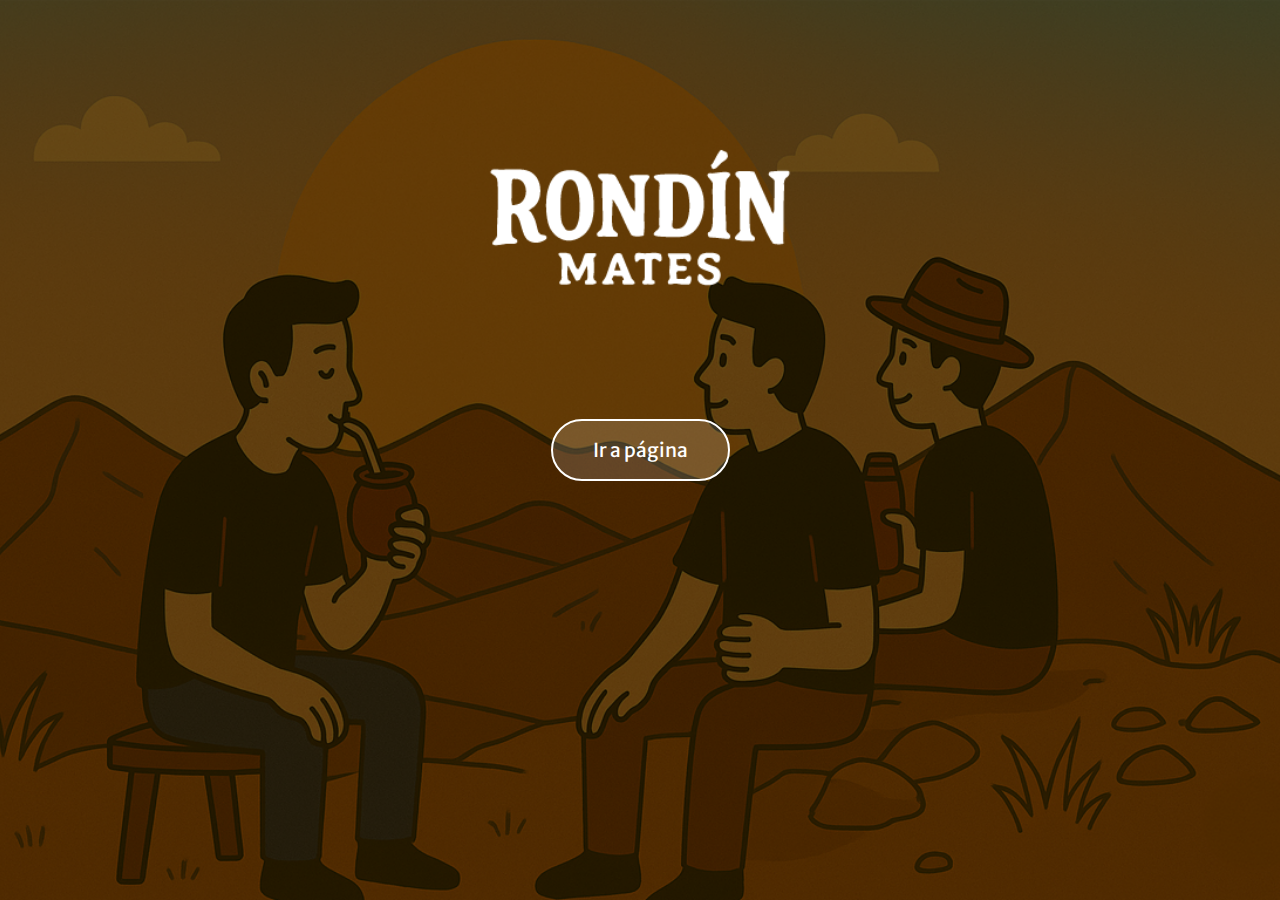
<file: index.html>
<!DOCTYPE html>
<html lang="es">

<head>
  <meta charset="UTF-8">
  <meta name="viewport" content="width=device-width, initial-scale=1">
  
  <!--Titulo-->
  <title>Rondin Mates</title>
  <!-- Bootstrap CSS -->
  <link href="https://cdn.jsdelivr.net/npm/bootstrap@5.3.2/dist/css/bootstrap.min.css" rel="stylesheet">
   <!--Fuente-->
  <link rel="preconnect" href="https://fonts.googleapis.com">
  <link rel="preconnect" href="https://fonts.gstatic.com" crossorigin>
  <link href="https://fonts.googleapis.com/css2?family=Merriweather+Sans:ital,wght@0,300..800;1,300..800&display=swap" rel="stylesheet">
  <style>
    body, html {
      height: 100%;
      margin: 0;
      font-family: 'Merriweather Sans', sans-serif;
    }
    .bg {
      background-image: url("./images/image_index.png"); 
      background-position: center center; 
      background-repeat: no-repeat;
      background-size: cover;
      height: 100vh;
      display: flex;
      justify-content: center;
      align-items: center;
    }

    /* Botón transparente */
    .btn-transparent {
      background-color: rgba(255, 255, 255, 0.15);
      border: 2px solid white;
      color: white;
      padding: 15px 40px;
      font-size: 1.2rem;
      border-radius: 50px;
      transition: all 0.3s ease;
    }

    .btn-transparent:hover {
      background-color: rgba(255, 255, 255, 0.3);
      color: #000;
    }
  </style>
</head>

<body>
  <div class="bg">
    <a href="./Pages/principal.html" class="btn btn-transparent">Ir a página</a>
  </div>

  <!-- Bootstrap JS -->
  <script src="https://cdn.jsdelivr.net/npm/bootstrap@5.3.2/dist/js/bootstrap.bundle.min.js"></script>
  
</body>
</html>
</file>
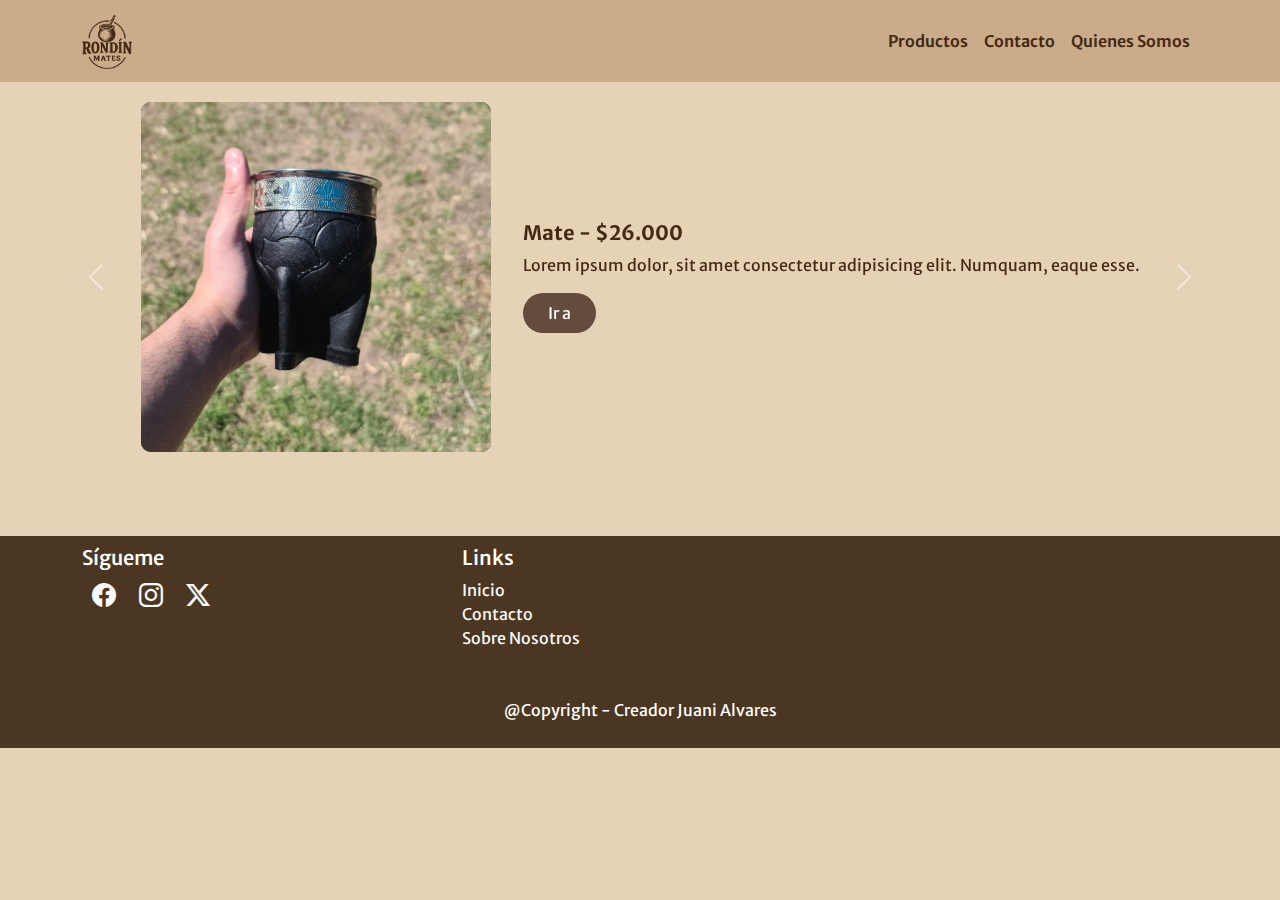
<file: Pages/compra.html>
<!DOCTYPE html>
<html lang="es">

<head>
  <meta charset="UTF-8">
  <meta name="viewport" content="width=device-width, initial-scale=1.0">
  <title>Compra - Rondin Mates</title>
  <!-- Bootstrap CSS -->
  <link href="https://cdn.jsdelivr.net/npm/bootstrap@5.3.3/dist/css/bootstrap.min.css" rel="stylesheet">
  <!-- Iconos de Bootstrap -->
  <link href="https://cdn.jsdelivr.net/npm/bootstrap-icons/font/bootstrap-icons.css" rel="stylesheet">
  <!--CSS-->
  <link rel="stylesheet" href="../style.css">
  <!--Fuente-->
  <link rel="preconnect" href="https://fonts.googleapis.com">
  <link rel="preconnect" href="https://fonts.gstatic.com" crossorigin>
  <link href="https://fonts.googleapis.com/css2?family=Merriweather+Sans:ital,wght@0,300..800;1,300..800&display=swap" rel="stylesheet">
</head>

<body>

<!-- Navbar -->
  <nav class="navbar navbar-expand-lg">
    <div class="container">
      
      <!-- Logo -->
      <a class="navbar-brand" href="../Pages/principal.html">
        <img src="../images/RondinMates-tranparente.png" alt="Logo" class="d-inline-block align-text-top " style="height: 6vh;">
      </a>

      <!-- Botón Hamburguesa -->
      <button class="navbar-toggler" type="button" data-bs-toggle="collapse" data-bs-target="#navbarNav"
        aria-controls="navbarNav" aria-expanded="false" aria-label="Toggle navigation">
        <span class="navbar-toggler-icon"></span>
      </button>

      <!-- Links -->
      <div class="collapse navbar-collapse justify-content-end" id="navbarNav">
        <ul class="navbar-nav">
          <li class="nav-item">
            <a class="nav-link" href="../Pages/principal.html">Productos</a>
          </li>
          <li class="nav-item">
            <a class="nav-link" href="../Pages/contacto.html">Contacto</a>
          </li>
          <li class="nav-item">
            <a class="nav-link" href="../Pages/quienes_somos.html">Quienes Somos</a>
          </li>
        </ul>
      </div>
    </div>
  </nav>

<main>
 <!-- Carrusel -->
  <div id="productCarousel" class="carousel slide" data-bs-ride="carousel">
    <div class="carousel-inner">

      <!-- Producto 1 -->
      <div class="carousel-item active">
        <div class="container product-card">
          <div class="product-img">
            <img src="../images/imperial_n.jpeg" alt="Producto 1" class="product-img">
          </div>
          <div class="product-info">
            <h5>Mate - $26.000</h5>
            <p>Lorem ipsum dolor, sit amet consectetur adipisicing elit. Numquam, eaque esse.</p>
            <button class="btn-custom"><a href=""></a>
              Ir a</button>
          </div>
        </div>
      </div>

      <!-- Producto 2 -->
      <div class="carousel-item">
        <div class="container product-card">
          <div class="product-img">
            <img src="../images/torpedo-bc.jpeg" alt="Producto 2" class="product-img">
          </div>
          <div class="product-info">
            <h5>Mate - $30.000</h5>
            <p>Otro ejemplo de descripción breve del producto para mostrar en carrusel.</p>
            <button class="btn-custom"><a href=""></a>
              Ir a</button>
          </div>
        </div>
      </div>

      <!-- Producto 3 -->
      <div class="carousel-item">
        <div class="container product-card">
          <div class="product-img">
            <img src="../images/torpedo_cbotitas.jpeg" alt="Producto 3" class="product-img">
          </div>
          <div class="product-info">
            <h5>Mate - $40.000</h5>
            <p>Descripción corta del producto número tres en la galería.</p>
            <button class="btn-custom"><a href=""></a>
              Ir a</button>
          </div>
        </div>
      </div>

    </div>

    <!-- Controles -->
    <button class="carousel-control-prev" type="button" data-bs-target="#productCarousel" data-bs-slide="prev">
      <span class="carousel-control-prev-icon"></span>
    </button>
    <button class="carousel-control-next" type="button" data-bs-target="#productCarousel" data-bs-slide="next">
      <span class="carousel-control-next-icon"></span>
    </button>
  </div>

</main>

<footer class="text-center text-lg-start">
    <div class="container">
      <div class="row">

        <!-- Redes sociales -->
        <div class="col-md-4 mb-3 social-icons">
          <h5>Sígueme</h5>
          <a href="#"><i class="bi bi-facebook"></i></a>
          <a href="#"><i class="bi bi-instagram"></i></a>
          <a href="#"><i class="bi bi-twitter-x"></i></a>
        </div>

        <!-- Links -->
        <div class="col-md-4 mb-3">
          <h5>Links</h5>
          <ul class="list-unstyled">
            <li><a href="../Pages/principal.html">Inicio</a></li>
            <li><a href="../Pages/contacto.html">Contacto</a></li>
            <li><a href="../Pages/quienes_somos.html">Sobre Nosotros</a></li>
          </ul>
        </div>

      </div>
    </div>
    <div class="text-center mt-3">
      <p>@Copyright - Creador Juani Alvares</p>
    </div>
</footer>

  <!-- Bootstrap JS -->
  <script src="https://cdn.jsdelivr.net/npm/bootstrap@5.3.3/dist/js/bootstrap.bundle.min.js"></script>

</body>
</html>
</file>
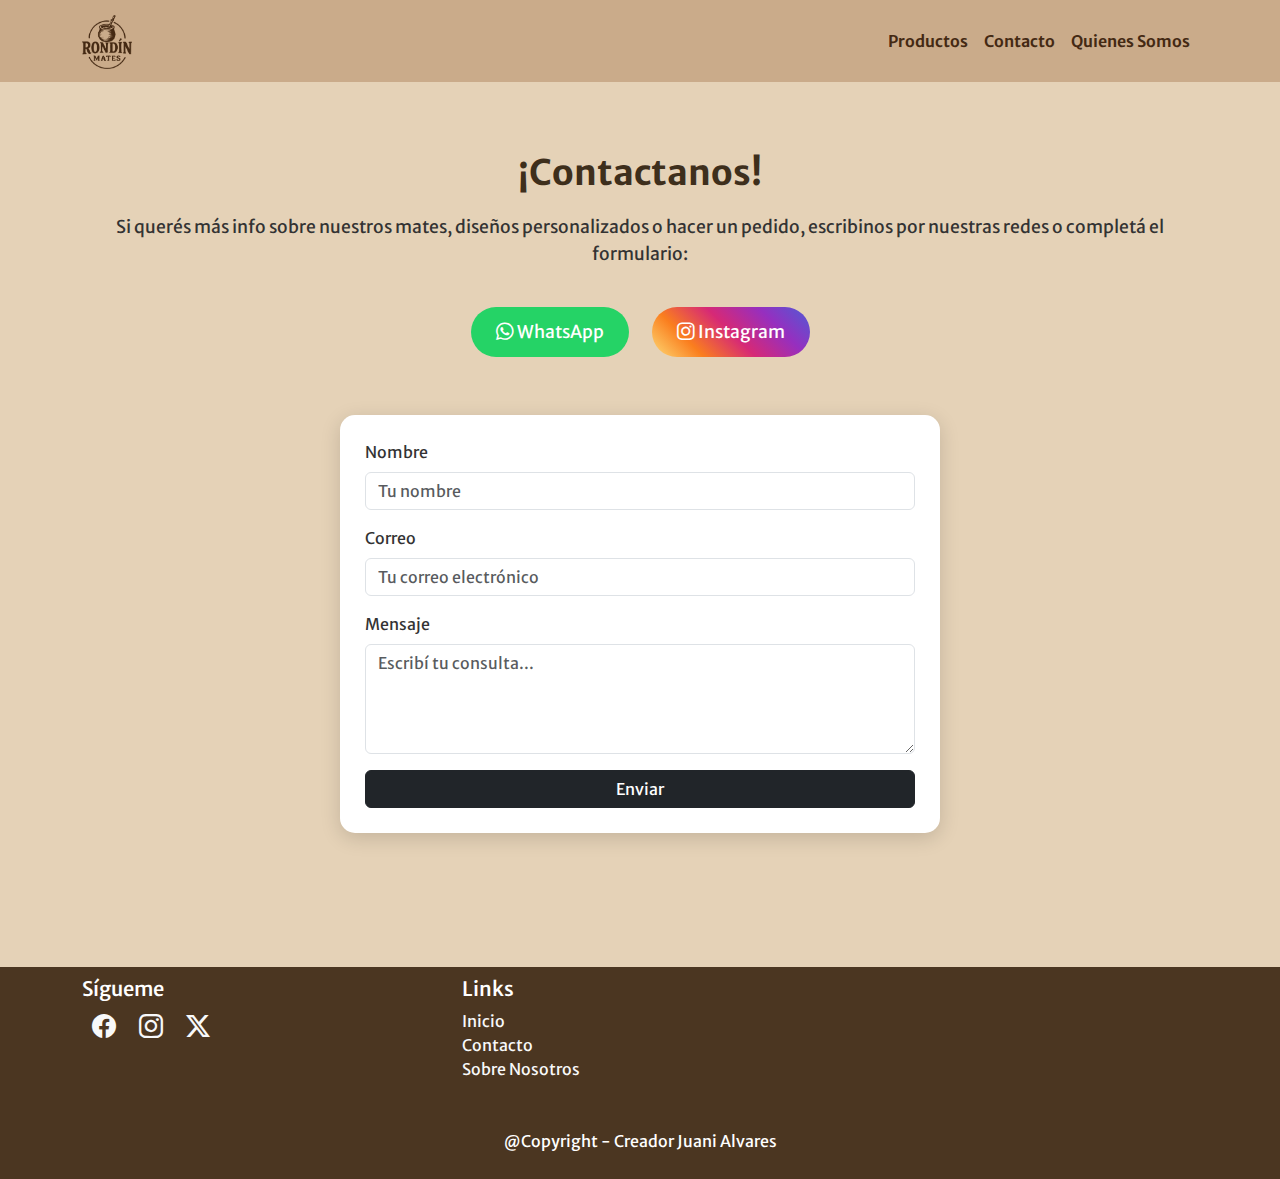
<file: Pages/contacto.html>
<!DOCTYPE html>
<html lang="es">

<head>
  <meta charset="UTF-8">
  <meta name="viewport" content="width=device-width, initial-scale=1.0">
  <title>Contacto - Rondin Mates</title>
  <!-- Bootstrap -->
  <link href="https://cdn.jsdelivr.net/npm/bootstrap@5.3.3/dist/css/bootstrap.min.css" rel="stylesheet">
  <!-- Íconos Bootstrap -->
  <link href="https://cdn.jsdelivr.net/npm/bootstrap-icons/font/bootstrap-icons.css" rel="stylesheet">
  <!-- CSS propio -->
  <link rel="stylesheet" href="../style.css">
   <!--Fuente-->
  <link rel="preconnect" href="https://fonts.googleapis.com">
  <link rel="preconnect" href="https://fonts.gstatic.com" crossorigin>
  <link href="https://fonts.googleapis.com/css2?family=Merriweather+Sans:ital,wght@0,300..800;1,300..800&display=swap" rel="stylesheet">
</head>

<body>

<!-- Navbar -->
  <nav class="navbar navbar-expand-lg">
    <div class="container">
      
      <!-- Logo -->
      <a class="navbar-brand" href="../Pages/principal.html">
        <img src="../images/RondinMates-tranparente.png" alt="Logo" class="d-inline-block align-text-top " style="height: 6vh;">
      </a>

      <!-- Botón Hamburguesa -->
      <button class="navbar-toggler" type="button" data-bs-toggle="collapse" data-bs-target="#navbarNav"
        aria-controls="navbarNav" aria-expanded="false" aria-label="Toggle navigation">
        <span class="navbar-toggler-icon"></span>
      </button>

      <!-- Links -->
      <div class="collapse navbar-collapse justify-content-end" id="navbarNav">
        <ul class="navbar-nav">
          <li class="nav-item">
            <a class="nav-link" href="../Pages/principal.html">Productos</a>
          </li>
          <li class="nav-item">
            <a class="nav-link" href="../Pages/contacto.html">Contacto</a>
          </li>
          <li class="nav-item">
            <a class="nav-link" href="../Pages/quienes_somos.html">Quienes Somos</a>
          </li>
        </ul>
      </div>
    </div>
  </nav>

  <!-- SECCIÓN CONTACTO -->
  <section class="contact-section">
    <div class="container">
      <h2>¡Contactanos!</h2>
      <p>
        Si querés más info sobre nuestros mates, diseños personalizados o hacer un pedido, 
        escribinos por nuestras redes o completá el formulario:
      </p>

      <!-- BOTONES REDES -->
      <div class="text-center mb-5">
        <a href="https://wa.me/5492610000000" target="_blank" class="btn-redes btn-whatsapp">
          <i class="bi bi-whatsapp"></i> WhatsApp
        </a>
        <a href="https://www.instagram.com/rondinmates" target="_blank" class="btn-redes btn-instagram">
          <i class="bi bi-instagram"></i> Instagram
        </a>
      </div>

      <!-- FORMULARIO -->
      <div class="form-container">
        <form>
          <div class="mb-3">
            <label for="nombre" class="form-label">Nombre</label>
            <input type="text" id="nombre" class="form-control" placeholder="Tu nombre" required>
          </div>
          <div class="mb-3">
            <label for="correo" class="form-label">Correo</label>
            <input type="email" id="correo" class="form-control" placeholder="Tu correo electrónico" required>
          </div>
          <div class="mb-3">
            <label for="mensaje" class="form-label">Mensaje</label>
            <textarea id="mensaje" class="form-control" rows="4" placeholder="Escribí tu consulta..." required></textarea>
          </div>
          <button type="submit" class="btn btn-dark w-100">Enviar</button>
        </form>
      </div>
    </div>
  </section>

  <!-- FOOTER -->
<footer class="text-center text-lg-start ">
    <div class="container">
      <div class="row">

        <!-- Redes sociales -->
        <div class="col-md-4 mb-3 social-icons">
          <h5>Sígueme</h5>
          <a href="#"><i class="bi bi-facebook"></i></a>
          <a href="#"><i class="bi bi-instagram"></i></a>
          <a href="#"><i class="bi bi-twitter-x"></i></a>
        </div>

        <!-- Links -->
        <div class="col-md-4 mb-3">
          <h5>Links</h5>
          <ul class="list-unstyled">
            <li><a href="../Pages/principal.html">Inicio</a></li>
            <li><a href="../Pages/contacto.html">Contacto</a></li>
            <li><a href="../Pages/quienes_somos.html">Sobre Nosotros</a></li>
          </ul>
        </div>

      </div>
    </div>
    <div class="text-center mt-3">
      <p>@Copyright - Creador Juani Alvares</p>
    </div>
</footer>

  <!-- Bootstrap JS -->
  <script src="https://cdn.jsdelivr.net/npm/bootstrap@5.3.3/dist/js/bootstrap.bundle.min.js"></script>
</body>
</html>
</file>
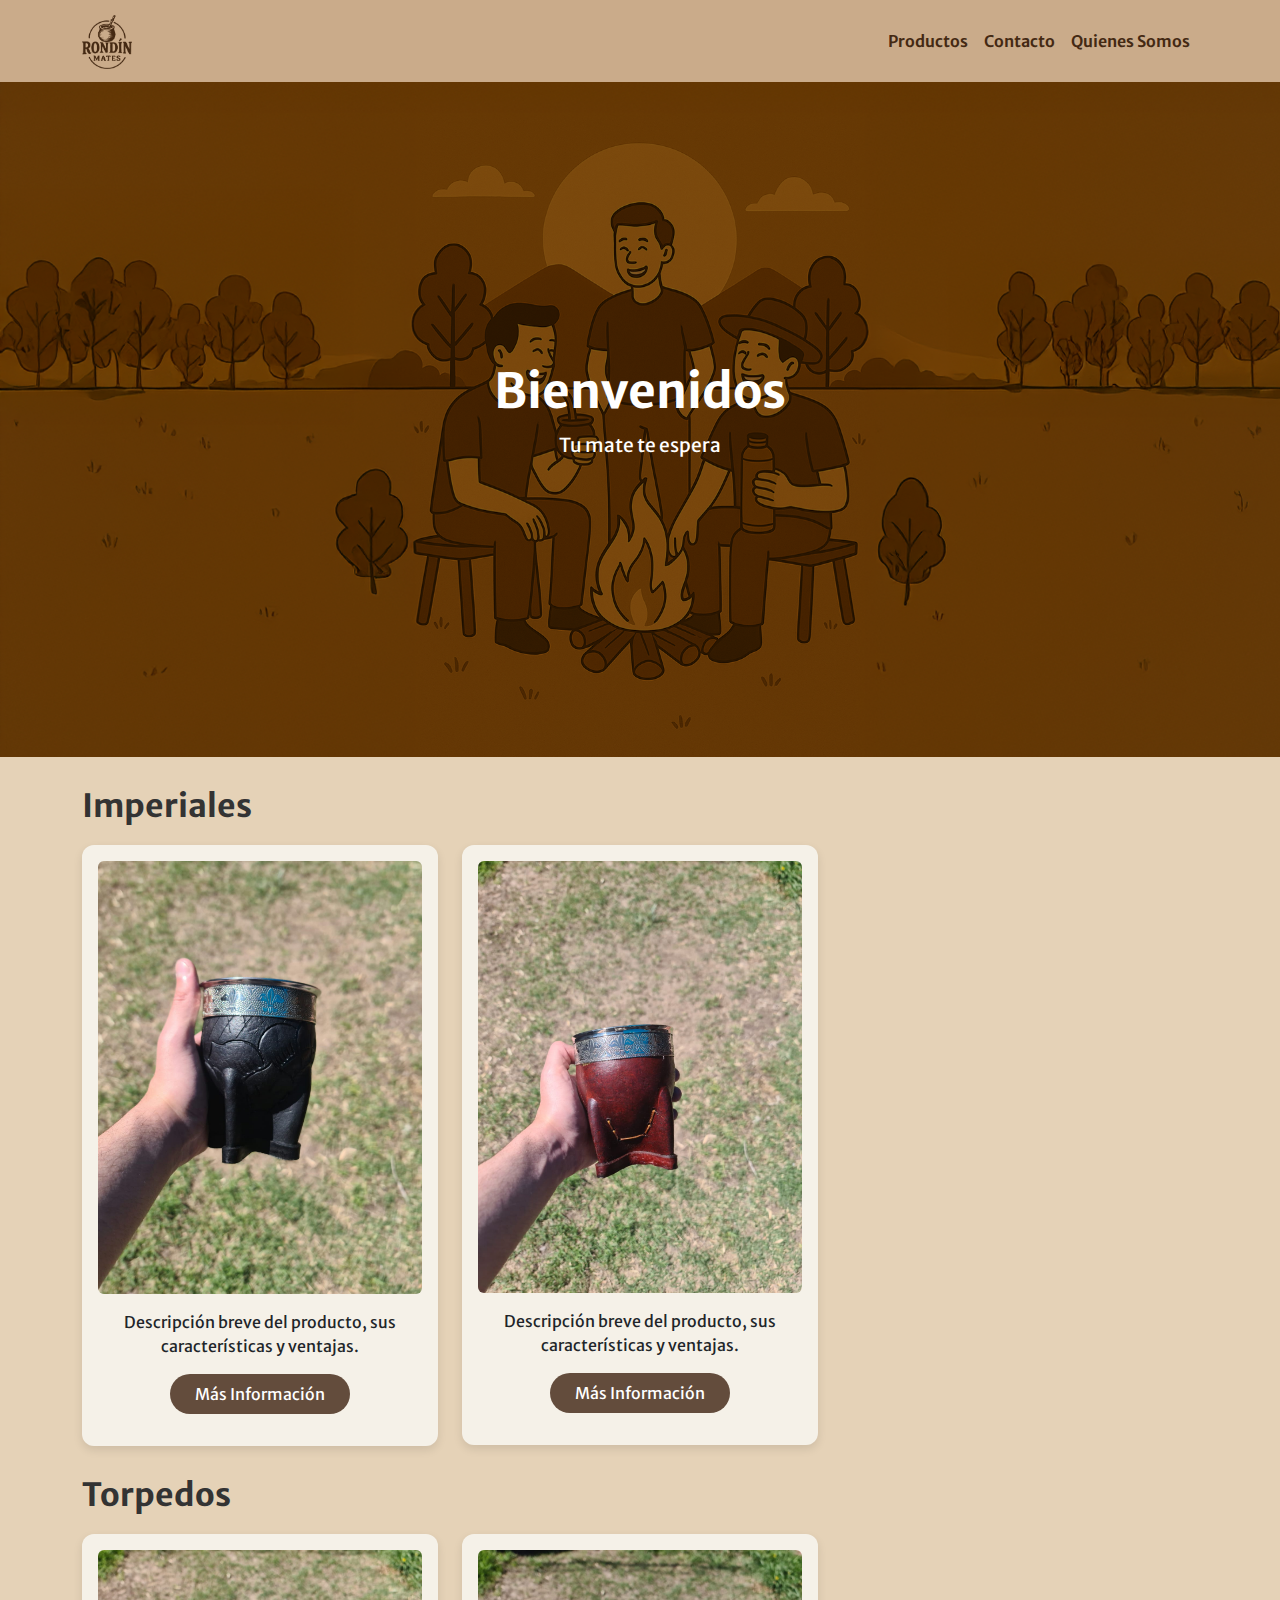
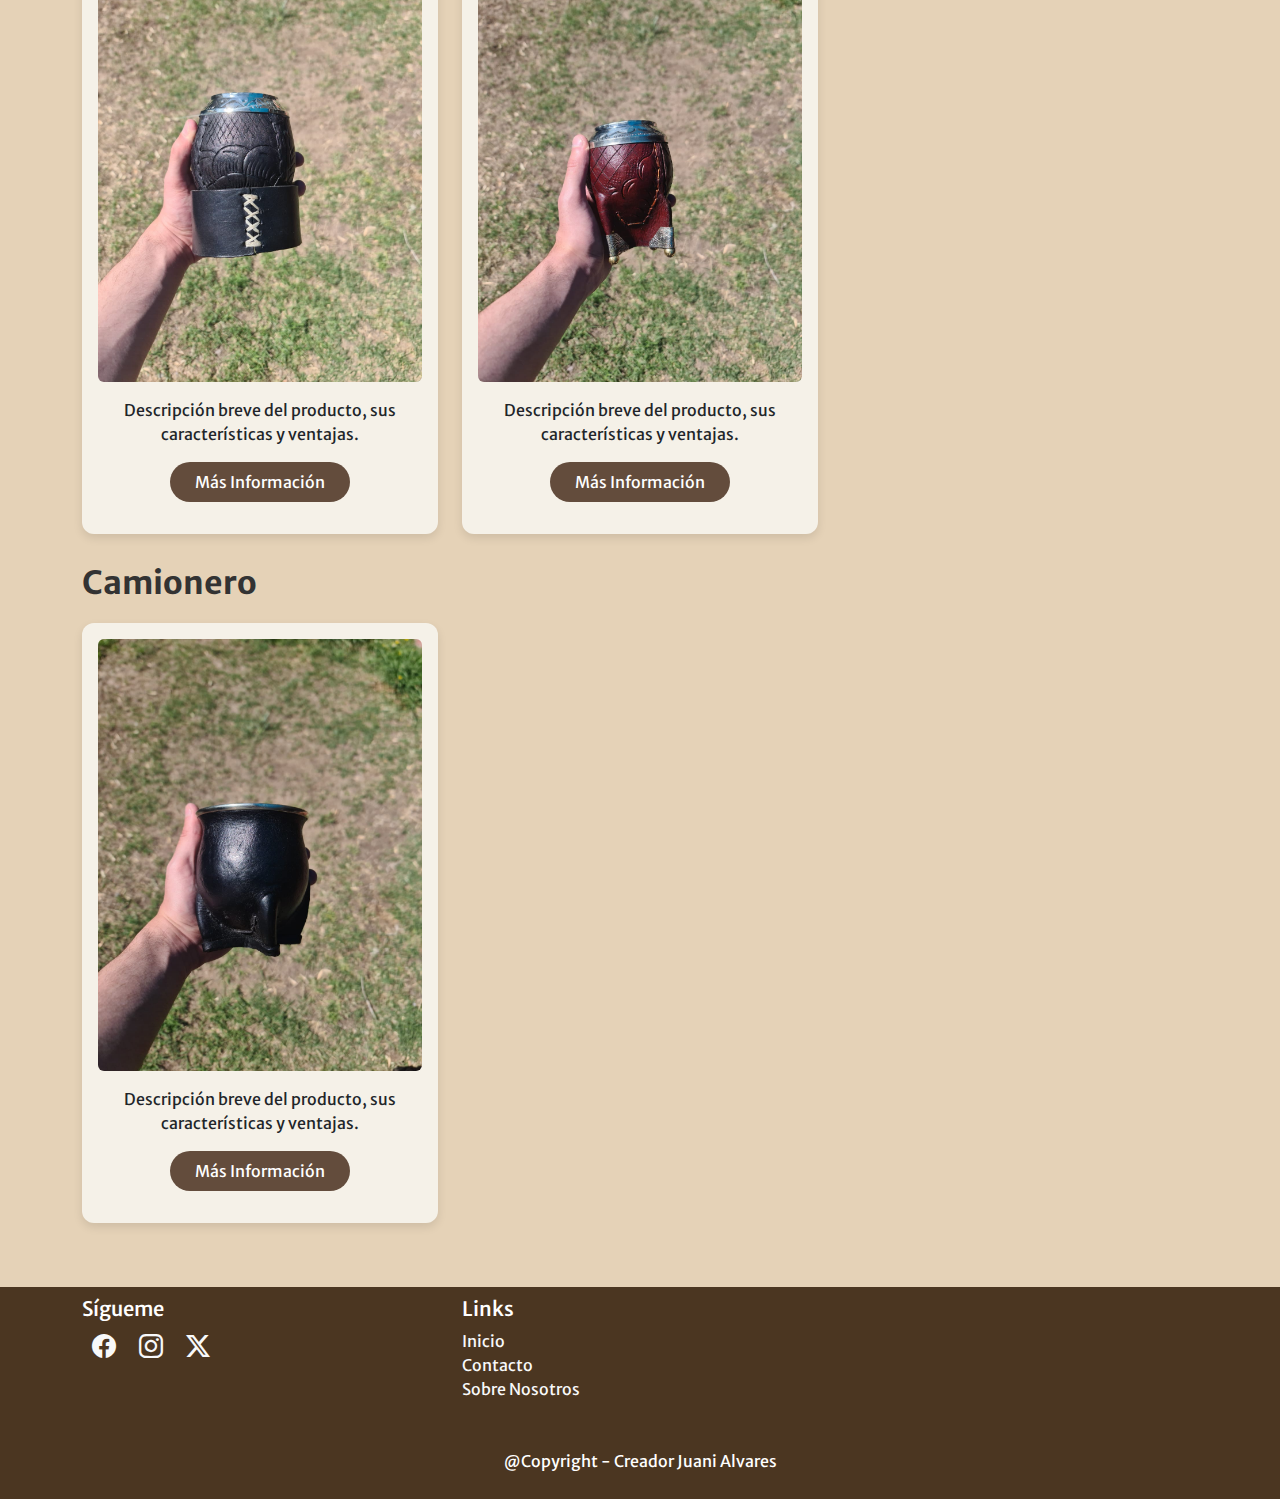
<file: Pages/principal.html>
<!DOCTYPE html>
<html lang="es">

<head>
  <meta charset="UTF-8">
  <meta name="viewport" content="width=device-width, initial-scale=1.0">
   <!--Title-->
  <title>Rondin Mates - Inicio</title>
   <!--boostrap-->
  <link href="https://cdn.jsdelivr.net/npm/bootstrap@5.3.2/dist/css/bootstrap.min.css" rel="stylesheet">
   <!-- Iconos de Bootstrap -->
  <link href="https://cdn.jsdelivr.net/npm/bootstrap-icons/font/bootstrap-icons.css" rel="stylesheet">
  <!--CSS-->
  <link rel="stylesheet" href="../style.css">
  <!--Fuente-->
  <link rel="preconnect" href="https://fonts.googleapis.com">
  <link rel="preconnect" href="https://fonts.gstatic.com" crossorigin>
  <link href="https://fonts.googleapis.com/css2?family=Merriweather+Sans:ital,wght@0,300..800;1,300..800&display=swap" rel="stylesheet">
</head>

<body>

  <!-- Navbar -->
  <nav class="navbar navbar-expand-lg">
    <div class="container">
      
      <!-- Logo -->
      <a class="navbar-brand" href="../Pages/principal.html">
        <img src="../images/RondinMates-tranparente.png" alt="Logo" class="d-inline-block align-text-top " style="height: 6vh;">
      </a>

      <!-- Botón Hamburguesa -->
      <button class="navbar-toggler" type="button" data-bs-toggle="collapse" data-bs-target="#navbarNav"
        aria-controls="navbarNav" aria-expanded="false" aria-label="Toggle navigation">
        <span class="navbar-toggler-icon"></span>
      </button>

      <!-- Links -->
      <div class="collapse navbar-collapse justify-content-end" id="navbarNav">
        <ul class="navbar-nav">
          <li class="nav-item">
            <a class="nav-link" href="../Pages/principal.html">Productos</a>
          </li>
          <li class="nav-item">
            <a class="nav-link" href="../Pages/contacto.html">Contacto</a>
          </li>
          <li class="nav-item">
            <a class="nav-link" href="../Pages/quienes_somos.html">Quienes Somos</a>
          </li>
        </ul>
      </div>
    </div>
  </nav>

  <!-- HEADER -->
<header>
    <div class="header-content">
      <h1>Bienvenidos</h1>
      <p>Tu mate te espera</p>
    </div>
</header>

<main>
<div class="container">
    <!-- Sección 1 -->
    <h2 class="titulo-seccion">Imperiales</h2>
    <div class="row g-4">

      <div class="col-md-4">
        <div class="card text-center p-3">
          <img src="../images/imperial_n.jpeg" class="card-img-top rounded" alt="Producto 1">
          <div class="card-body">
            <p class="card-text">Descripción breve del producto, sus características y ventajas.</p>
            <a href="../Pages/compra.html" class="btn btn-custom">Más Información</a>
          </div>
        </div>
      </div>

      <div class="col-md-4">
        <div class="card text-center p-3">
          <img src="../images/imperial-bv.jpeg" class="card-img-top rounded" alt="Producto 2">
          <div class="card-body">
            <p class="card-text">Descripción breve del producto, sus características y ventajas.</p>
            <a href="../Pages/compra.html" class="btn btn-custom">Más Información</a>
          </div>
        </div>
      </div>

    </div>

    <!-- Sección 2 -->
    <h2 class="titulo-seccion">Torpedos</h2>
    <div class="row g-4">

      <div class="col-md-4">
        <div class="card text-center p-3">
          <img src="../images/torpedo-bc.jpeg" class="card-img-top rounded" alt="Producto 1">
          <div class="card-body">
            <p class="card-text">Descripción breve del producto, sus características y ventajas.</p>
            <a href="../Pages/compra.html" class="btn btn-custom">Más Información</a>
          </div>
        </div>
      </div>

      <div class="col-md-4">
        <div class="card text-center p-3">
          <img src="../images/torpedo_cbotitas.jpeg" class="card-img-top rounded" alt="Producto 2">
          <div class="card-body">
            <p class="card-text">Descripción breve del producto, sus características y ventajas.</p>
            <a href="../Pages/compra.html" class="btn btn-custom">Más Información</a>
          </div>
        </div>
      </div>

    </div>


    <!-- Sección 3 -->
    <h2 class="titulo-seccion ">Camionero</h2>
    <div class=" row g-4 ">

      <div class="col-md-4">
        <div class="card text-center p-3">
          <img src="../images/caminero.jpeg" class="card-img-top rounded" alt="Producto 4">
          <div class="card-body">
            <p class="card-text">Descripción breve del producto, sus características y ventajas.</p>
            <a href="../Pages/compra.html" class="btn btn-custom">Más Información</a>
          </div>
        </div>
      </div>
      
    </div>
  </div>
</div>

</main>

<footer class="text-center text-lg-start ">
    <div class="container">
      <div class="row">

        <!-- Redes sociales -->
        <div class="col-md-4 mb-3 social-icons">
          <h5>Sígueme</h5>
          <a href="#"><i class="bi bi-facebook"></i></a>
          <a href="#"><i class="bi bi-instagram"></i></a>
          <a href="#"><i class="bi bi-twitter-x"></i></a>
        </div>

        <!-- Links -->
        <div class="col-md-4 mb-3">
          <h5>Links</h5>
          <ul class="list-unstyled">
            <li><a href="../Pages/principal.html">Inicio</a></li>
            <li><a href="../Pages/contacto.html">Contacto</a></li>
            <li><a href="../Pages/quienes_somos.html">Sobre Nosotros</a></li>
          </ul>
        </div>

      </div>
    </div>
    <div class="text-center mt-3">
      <p>@Copyright - Creador Juani Alvares</p>
    </div>
</footer>

 <!-- Bootstrap JS -->
  <script src="https://cdn.jsdelivr.net/npm/bootstrap@5.3.2/dist/js/bootstrap.bundle.min.js"></script>

</body>
</html>
</file>
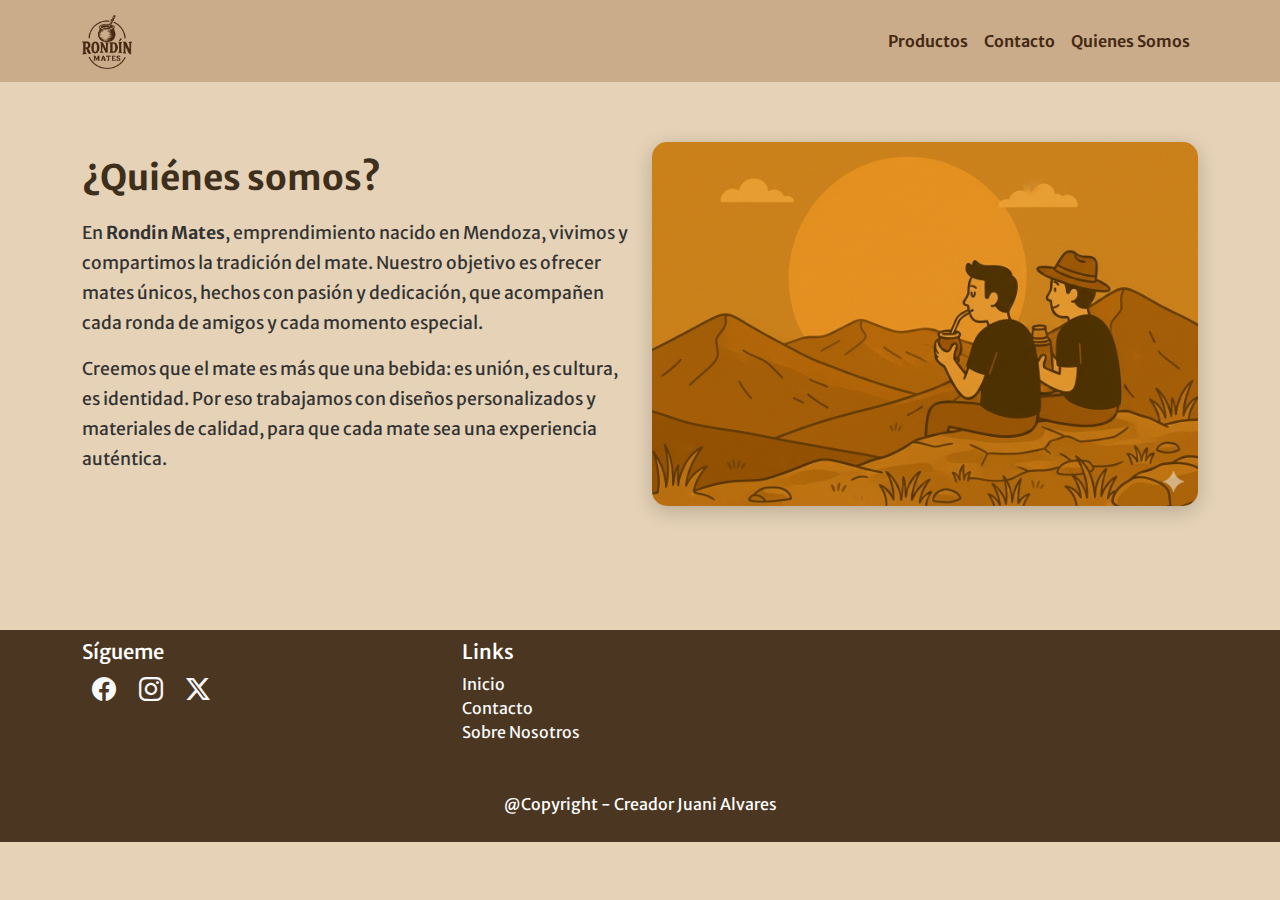
<file: Pages/quienes_somos.html>
<!DOCTYPE html>
<html lang="es">

<head>
  <meta charset="UTF-8">
  <meta name="viewport" content="width=device-width, initial-scale=1.0">
  <title>Quienes Somos? - Rondin Mates</title>
  <!-- Bootstrap --> 
  <link href="https://cdn.jsdelivr.net/npm/bootstrap@5.3.3/dist/css/bootstrap.min.css" rel="stylesheet">
  <!-- Iconos de Bootstrap -->
  <link href="https://cdn.jsdelivr.net/npm/bootstrap-icons/font/bootstrap-icons.css" rel="stylesheet">
  <!-- CSS propio -->
  <link rel="stylesheet" href="../style.css">
  <!--Fuente-->
  <link rel="preconnect" href="https://fonts.googleapis.com">
  <link rel="preconnect" href="https://fonts.gstatic.com" crossorigin>
  <link href="https://fonts.googleapis.com/css2?family=Merriweather+Sans:ital,wght@0,300..800;1,300..800&display=swap" rel="stylesheet">
</head>

<body>

<!-- Navbar -->
  <nav class="navbar navbar-expand-lg">
    <div class="container">
      
      <!-- Logo -->
      <a class="navbar-brand" href="../Pages/principal.html">
        <img src="../images/RondinMates-tranparente.png" alt="Logo" class="d-inline-block align-text-top " style="height: 6vh;">
      </a>

      <!-- Botón Hamburguesa -->
      <button class="navbar-toggler" type="button" data-bs-toggle="collapse" data-bs-target="#navbarNav"
        aria-controls="navbarNav" aria-expanded="false" aria-label="Toggle navigation">
        <span class="navbar-toggler-icon"></span>
      </button>

      <!-- Links -->
      <div class="collapse navbar-collapse justify-content-end" id="navbarNav">
        <ul class="navbar-nav">
          <li class="nav-item">
            <a class="nav-link" href="../Pages/principal.html">Productos</a>
          </li>
          <li class="nav-item">
            <a class="nav-link" href="../Pages/contacto.html">Contacto</a>
          </li>
          <li class="nav-item">
            <a class="nav-link" href="../Pages/quienes_somos.html">Quienes Somos</a>
          </li>
        </ul>
      </div>
    </div>
</nav>


  <!-- SECCIÓN SOBRE NOSOTROS -->
  <section class="about-section">
    <div class="container">
      <div class="row align-items-center">
        
        <!-- Texto -->
        <div class="col-lg-6 mb-4 mb-lg-0">
          <h2>¿Quiénes somos?</h2>
          <p>
            En <strong>Rondin Mates</strong>, emprendimiento nacido en Mendoza, 
            vivimos y compartimos la tradición del mate. Nuestro objetivo es ofrecer 
            mates únicos, hechos con pasión y dedicación, que acompañen cada ronda 
            de amigos y cada momento especial.
          </p>
          <p>
            Creemos que el mate es más que una bebida: es unión, es cultura, 
            es identidad. Por eso trabajamos con diseños personalizados y materiales 
            de calidad, para que cada mate sea una experiencia auténtica.
          </p>
        </div>

        <!-- Imagen -->
        <div class="col-lg-6 about-img text-center">
          <img src="../images/quienes-somos.png" 
               alt="Mates artesanales" class="img-fluid">
        </div>

      </div>
    </div>
  </section>

  <!-- FOOTER -->
   <footer class="text-center text-lg-start">
    <div class="container">
      <div class="row">

        <!-- Redes sociales -->
        <div class="col-md-4 mb-3 social-icons">
          <h5>Sígueme</h5>
          <a href="#"><i class="bi bi-facebook"></i></a>
          <a href="#"><i class="bi bi-instagram"></i></a>
          <a href="#"><i class="bi bi-twitter-x"></i></a>
        </div>

        <!-- Links -->
        <div class="col-md-4 mb-3">
          <h5>Links</h5>
          <ul class="list-unstyled">
            <li><a href="../Pages/principal.html">Inicio</a></li>
            <li><a href="../Pages/contacto.html">Contacto</a></li>
            <li><a href="../Pages/quienes_somos.html">Sobre Nosotros</a></li>
          </ul>
        </div>

      </div>
    </div>
    <div class="text-center mt-3">
      <p>@Copyright - Creador Juani Alvares</p>
    </div>
</footer>

  <!-- Bootstrap JS -->
  <script src="https://cdn.jsdelivr.net/npm/bootstrap@5.3.3/dist/js/bootstrap.bundle.min.js"></script>

</body>
</html>
</file>
<file: style.css>
*{
    margin: 0;
    padding: 0;
    box-sizing: border-box;
  }
  body {
    font-family: 'Arial', sans-serif;
    color: #333;
    background-color: #E5D2B7;

  font-family: "Merriweather Sans", sans-serif;
  font-optical-sizing: auto;
  font-weight: weight;
  font-style: normal;
  }

  /* NAVBAR */
  .navbar {
      background-color: #CAAB8A ;
    }
    .navbar .nav-link {
      color: #442913 ;
      font-weight: 600;
      transition: color 0.3s ease;
    }
    .navbar .nav-link:hover {
      color: #7A4C28 ;
    }
    .navbar-brand {
      color: #442913 ;
      font-weight: bold;
    }
    .navbar-toggler {
      border: none;
    }
    .navbar-toggler-icon {
      filter: invert(24%) sepia(20%) saturate(900%) hue-rotate(356deg) brightness(92%) contrast(92%);
    }

    /* HEADER */
    .header-content {
      position: relative;
      z-index: 2;
    }

    .header-content h1 {
      font-size: 3rem;
      font-weight: bold;
    }

    .header-content p {
      font-size: 1.2rem;
      margin-top: 10px;
    }

    header {
      height: 75vh;
      background: url("./images/Header.png") center center/cover no-repeat;
      position: relative;
      display: flex;
      align-items: center;
      justify-content: center;
      text-align: center;
      color: white;
    }

    /* OSCURECIDO */
    header::before {
      content: "";
      position: absolute;
      top: 0; left: 0;
      width: 100%; height: 100%;
      background: rgba(0, 0, 0, 0.5); 
      z-index: 1;
    }

    /* Main */
    .card {
      border: none;
      border-radius: 12px;
      background-color: #F5F1E8;
      box-shadow: 0px 4px 10px rgba(0,0,0,0.1);
      transition: transform 0.2s;
    }
    .card:hover {
      transform: translateY(-5px);
    }
    .btn-custom {
      background-color: #634C3C;
      color: #fff;
      border-radius: 8px;
    }
    .btn-custom:hover {
      background-color: #4b382c;
    }
    .titulo-seccion {
      font-size: 2rem;
      font-weight: bold;
      margin: 30px 0 20px;
    }

    /* Comprar o ir a wsp */
     .product-card {
      display: flex;
      align-items: center;
      justify-content: center;
      gap: 2rem;
      background-color: transparent;
      padding: 20px;
    }
    .product-img {
      width: 100%;
      max-width: 350px;
      aspect-ratio: 1 / 1;
      background-color: #5A5A5A; 
      display: flex;
      align-items: center;
      justify-content: center;
      color: white;
      font-size: 1.2rem;
    }
    .product-info h5 {
      font-weight: bold;
      color: #442913;
    }
    .product-info p {
      color: #442913;
    }
    .btn-custom {
      background-color: #634C3C; 
      color: white;
      border-radius: 50px;
      padding: 8px 25px;
      border: none;
      transition: 0.3s;
    }
    .btn-custom:hover {
      background-color: #442913;
    }

    /* IMG-Carrusel */
    .product-img {
  width: 100%;
  max-width: 350px;
  aspect-ratio: 1 / 1;
  object-fit: cover; 
  border-radius: 10px; 
  }

  /*Page-QuienesSomos*/ 

     .about-section {
      padding: 60px 15px;
    }
    .about-section h2 {
      font-size: 2.2rem;
      font-weight: bold;
      margin-bottom: 20px;
      color: #3e2f1c;
    }
    .about-section p {
      font-size: 1.1rem;
      line-height: 1.7;
    }
    .about-img img {
      border-radius: 15px;
      box-shadow: 0 5px 20px rgba(0,0,0,0.2);
      transition: transform 0.3s ease;
    }
    .about-img img:hover {
      transform: scale(1.05);
    }

    /*Page-Contacto*/
    .contact-section {
      padding: 70px 15px;
    }
    .contact-section h2 {
      font-size: 2.2rem;
      font-weight: bold;
      margin-bottom: 20px;
      color: #3e2f1c;
      text-align: center;
    }
    .contact-section p {
      font-size: 1.1rem;
      margin-bottom: 30px;
      text-align: center;
    }

    /* BOTONES REDES */
    .btn-redes {
      display: inline-block;
      font-size: 1.1rem;
      padding: 12px 25px;
      border-radius: 30px;
      margin: 10px;
      transition: transform 0.3s ease;
      color: white;
      text-decoration: none;
    }
    .btn-redes:hover {
      transform: scale(1.05);
      color: white;
    }
    .btn-whatsapp {
      background-color: #25D366;
    }
    .btn-instagram {
      background: linear-gradient(45deg, #feda75, #fa7e1e, #d62976, #962fbf, #4f5bd5);
      border: none;
    }

    /* FORMULARIO */
    .form-container {
      max-width: 600px;
      margin: 0 auto;
      background: white;
      padding: 25px;
      border-radius: 15px;
      box-shadow: 0 5px 20px rgba(0,0,0,0.15);
    }
    .form-container input, 
    .form-container textarea {
      margin-bottom: 15px;
    }
 

    /* Footer */
    footer {
    position: relative;
    bottom: 0;
    left: 0;
    width: 100%;
    background: #4b3621;
    color: white;
    text-align: center;
    padding: 10px 0;
    z-index: 1000;
    margin-top: 4rem;
    }
    
    footer a {
      color: #f8f9fa;
      text-decoration: none;
    }
    footer a:hover {
      color: #ffc107; 
    }
    .social-icons a {
      font-size: 1.5rem;
      margin: 0 10px;
    }

  /* RESPONSIVE */
    @media (max-width: 991px) {
    .navbar-nav {
    text-align: center;
    }
    }

  /* Responsive-Comprar Ya*/
    @media (max-width: 768px) {
      .product-card {
        flex-direction: column;
        text-align: center;
      }
      .product-img {
        max-width: 250px;
      }
      }
</file>
